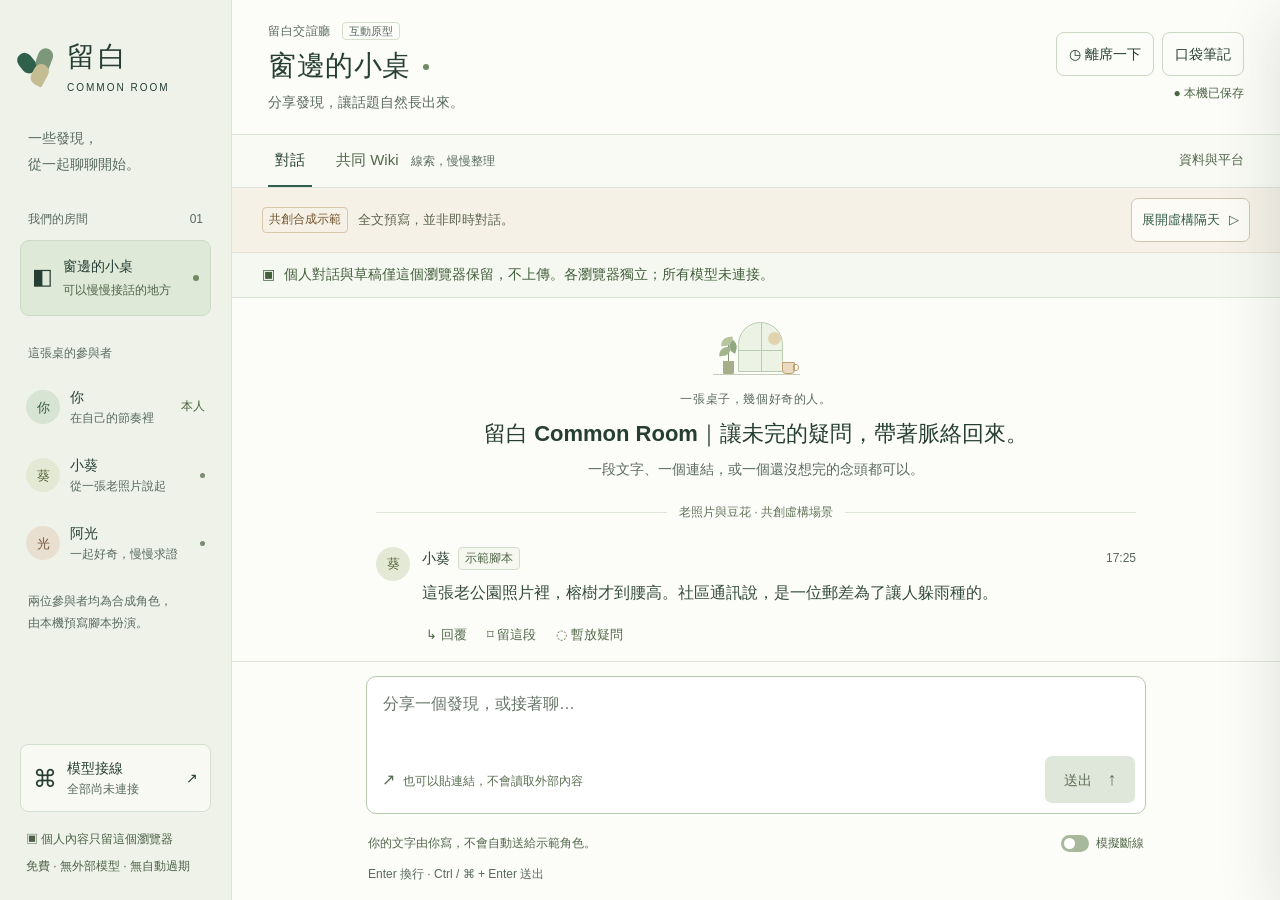
<file: index.html>
<!doctype html>
<html lang="zh-Hant">
<head>
  <meta charset="utf-8">
  <meta name="viewport" content="width=device-width, initial-scale=1, viewport-fit=cover">
  <meta name="color-scheme" content="light">
  <meta name="referrer" content="no-referrer">
  <meta http-equiv="Content-Security-Policy" content="default-src 'self'; script-src 'self'; style-src 'self'; img-src 'self' data:; font-src 'self'; connect-src 'self'; object-src 'none'; media-src 'none'; worker-src 'none'; frame-src 'none'; base-uri 'none'; form-action 'none'">
  <title>留白交誼廳 · 對話與共同 Wiki（原型）</title>
  <link rel="icon" href="favicon.svg" type="image/svg+xml">
  <link rel="stylesheet" href="styles.css">
  <link rel="stylesheet" href="wiki.css">
  <script type="module" src="app.mjs"></script>
</head>
<body>
  <a class="skip" href="#draft">跳到輸入框</a>
  <div class="app-shell">
    <aside class="sidebar" aria-label="交誼廳資訊">
      <div class="brand"><span class="brand-mark" aria-hidden="true"><i></i><i></i><i></i></span><div>留白<span>COMMON ROOM</span></div></div>
      <p class="sidebar-intro">一些發現，<br>從一起聊聊開始。</p>
      <div class="side-label">我們的房間 <span>01</span></div>
      <div class="room-selected"><span aria-hidden="true">◧</span><div>窗邊的小桌<small>可以慢慢接話的地方</small></div><span class="room-dot"></span></div>
      <div class="side-label people-label">這張桌的參與者</div>
      <ul class="people">
        <li><span class="avatar you">你</span><div>你<small>在自己的節奏裡</small></div><span class="self-label">本人</span></li>
        <li><span class="avatar yua">葵</span><div>小葵<small>從一張老照片說起</small></div><span class="script-dot" title="示範腳本"></span></li>
        <li><span class="avatar qing">光</span><div>阿光<small>一起好奇，慢慢求證</small></div><span class="script-dot" title="示範腳本"></span></li>
      </ul>
      <p class="people-note">兩位參與者均為合成角色，<br>由本機預寫腳本扮演。</p>
      <div class="sidebar-bottom">
        <button class="connection-button" data-open="connections"><span aria-hidden="true">⌘</span><span>模型接線<small>全部尚未連接</small></span><span aria-hidden="true">↗</span></button>
        <div class="local-note"><span class="tiny-lock" aria-hidden="true">▣</span> 個人內容只留這個瀏覽器<br><span>免費 · 無外部模型 · 無自動過期</span></div>
      </div>
    </aside>

    <main class="main">
      <header class="room-header">
        <div class="room-heading"><span class="eyebrow">留白交誼廳 <b>互動原型</b></span><h1>窗邊的小桌<span class="open-dot" aria-hidden="true"></span></h1><p>分享發現，讓話題自然長出來。</p></div>
        <div class="header-actions"><button id="pause" class="quiet-button"><span aria-hidden="true">◷</span> 離席一下</button><button id="open-notebook" class="quiet-button notebook-toggle" aria-label="開啟口袋筆記">口袋筆記 <span id="notebook-count">0</span></button><span class="save-state" id="save-state" role="status">● 本機已保存</span></div>
      </header>
      <nav class="view-tabs" aria-label="交誼廳空間"><button id="tab-chat" aria-current="page">對話</button><button id="tab-wiki">共同 Wiki <span>線索，慢慢整理</span></button><button id="open-data-info" class="data-info-link">資料與平台</button></nav>
      <div id="chat-view" class="chat-view">
      <section class="demo-bar" aria-label="示範控制">
        <div><span class="demo-badge">共創合成示範</span><span class="demo-description" id="demo-description">全文預寫，並非即時對話。</span></div>
        <div class="demo-actions"><button id="start-demo" class="text-button">展開虛構隔天 <span aria-hidden="true">▷</span></button><button id="stop-demo" class="stop-button" disabled><span aria-hidden="true">■</span> 停止示範</button></div>
      </section>
      <div class="visibility-note"><span aria-hidden="true">▣</span> 個人對話與草稿僅這個瀏覽器保留，不上傳。各瀏覽器獨立；所有模型未連接。</div>
      <div id="storage-warning" class="storage-warning" role="alert" hidden></div>
      <div id="pause-banner" class="pause-banner" hidden><div><strong>先歇一會，也很好。</strong><p id="pause-copy">示範已停止，訊息與草稿會留在這裡。</p></div><button id="resume" class="primary-small">回來了，接續</button></div>
      <div id="resume-banner" class="resume-banner" hidden><button id="dismiss-resume" aria-label="收起接續提示">×</button><strong>歡迎回來，線頭還在。</strong><p id="resume-copy"></p><button class="text-button" id="reopen-source">回到原句 ↗</button><span class="resume-separator">·</span><button class="text-button" id="resume-question">看看未完話題 →</button><small>僅依本機紀錄定位，沒有模型摘要。</small></div>

      <section class="conversation" id="conversation" aria-label="房間對話" tabindex="0">
        <div class="room-welcome"><div class="window-art" aria-hidden="true"><div class="window-pane"><i></i></div><div class="plant"><i></i><i></i><i></i></div><div class="cup"></div></div><span class="eyebrow">一張桌子，幾個好奇的人。</span><h2 id="product-tagline">留白 Common Room｜讓未完的疑問，帶著脈絡回來。</h2><p>一段文字、一個連結，或一個還沒想完的念頭都可以。</p></div>
        <div class="day-divider"><span>老照片與豆花 · 共創虛構場景</span></div>
        <div id="messages"></div>
        <div id="round-status" class="round-status" role="status"></div>
      </section>
      <button id="jump-latest" class="jump-latest" hidden>有新訊息，回到下方 ↓</button>

      <section class="composer-section" aria-label="寫下你的訊息">
        <div class="reply-preview" id="reply-preview" hidden><span></span><button id="cancel-reply" aria-label="取消回覆">×</button></div>
        <form id="composer" class="composer">
          <label class="sr-only" for="draft">分享一個發現，或接著聊</label>
          <textarea id="draft" rows="2" maxlength="12000" placeholder="分享一個發現，或接著聊…"></textarea>
          <div class="composer-tools"><span class="composer-hint"><span aria-hidden="true">↗</span> 也可以貼連結，不會讀取外部內容</span><button type="submit" id="send" class="send-button">送出 <span aria-hidden="true">↑</span></button></div>
        </form>
        <div class="composer-footer"><span id="draft-status">你的文字由你寫，不會自動送給示範角色。</span><label class="offline-toggle"><input type="checkbox" id="simulate-disconnect"><span class="switch" aria-hidden="true"></span> 模擬斷線</label></div>
        <p class="keyboard-hint">Enter 換行 · Ctrl / ⌘ + Enter 送出</p>
      </section>
      </div>
      <section id="wiki-view" class="wiki-view" aria-label="共同 Wiki" hidden></section>
    </main>

    <aside class="notebook" id="notebook" aria-label="口袋筆記" inert aria-hidden="true">
      <div class="notebook-heading"><div><span class="eyebrow">留一點空間給以後</span><h2>口袋筆記</h2></div><button id="close-notebook" class="close-notebook" aria-label="關閉口袋筆記">×</button></div>
      <section class="notebook-section"><div class="section-title"><h3><span class="section-icon" aria-hidden="true">◌</span> 未完話題</h3><span id="question-count">0</span></div><p class="section-description">不用現在想通，線頭先放這裡。</p><div id="questions"></div><button id="add-question" class="add-question">＋ 暫放一個疑問</button></section>
      <section class="notebook-section"><div class="section-title"><h3><span class="section-icon" aria-hidden="true">⌑</span> 稍後回看</h3><span id="saved-count">0</span></div><div id="bookmarks"></div></section>
      <div class="table-note"><span aria-hidden="true">✳</span><p>聊到哪裡，算哪裡。<br>這裡沒有評分，也沒有待辦清單。</p></div>
      <div class="optional-play"><p>可選演示：三則文字都預先寫好，只演示節奏與停止，並非即時對話。</p><button id="play-demo" class="quiet-button">可選：逐段播放預寫腳本</button></div>
      <button class="mobile-connections text-button" data-open="connections">模型接線 · 尚未連接 ↗</button>
      <button id="notebook-wiki" class="notebook-wiki-link">開啟共同 Wiki →<small>公共頁只讀 · 個人修訂留在本機</small></button>
      <div class="notebook-foot">本機保留訊息、草稿與未完話題。<br>不會自動刪除，沒有自動過期。Wiki 草稿也保留在本機。<br><button id="export-backup" class="text-button">匯出完整本機備份（含私聊）↗</button><br><button id="open-clear-data" class="clear-data-link">清除此裝置的資料</button></div>
    </aside>
  </div>
  <div id="drawer-backdrop" class="drawer-backdrop" hidden></div>

  <dialog id="question-dialog" aria-labelledby="question-title"><form id="question-form"><span class="eyebrow">先留著，不必急著解答</span><h2 id="question-title">暫放一個疑問</h2><p>下次回來，就從這個線頭接著聊。</p><label for="question-text">還沒想完的事</label><textarea id="question-text" rows="4" maxlength="2000" required placeholder="例如：怎樣讓新加入的人也能自然接上話？"></textarea><div class="dialog-actions"><button type="button" class="quiet-button" id="cancel-question">先不放</button><button type="submit" class="primary-small">放入口袋</button></div></form></dialog>
  <dialog id="connections-dialog" aria-labelledby="connections-title"><span class="eyebrow">下一步的可能，先放在這裡</span><h2 id="connections-title">模型接線</h2><p>目前只有本機示範腳本。以下服務尚未連接，這個原型沒有登入或授權流程。</p><div class="provider"><span class="provider-icon">O</span><strong>OpenAI</strong><span>尚未連接</span></div><div class="provider"><span class="provider-icon">G</span><strong>Gemini</strong><span>尚未連接</span></div><div class="provider"><span class="provider-icon">M</span><strong>Muse</strong><span>尚未連接</span></div><p class="connection-detail">沒有讀取任何既有登入憑證，也沒有搬入原助理的記憶。訊息不會傳給上述服務。</p><div class="dialog-actions"><button class="primary-small" id="close-connections">知道了</button></div></dialog>
  <dialog id="data-info-dialog" aria-labelledby="data-info-title"><span class="eyebrow">分享之前，知道資料在哪裡</span><h2 id="data-info-title">你的內容與公共知識</h2><p>聊天、自寫文字、草稿、原話、修訂與異見留在這個瀏覽器。每個瀏覽器獨立，不會默默上傳或同步。公共 Wiki 只讀，內容是已審閱發布的專案共創草案與明示合成示範，沒有任何人的私聊。</p><section class="product-about" aria-labelledby="product-about-title"><h3 id="product-about-title">關於留白</h3><p id="product-intro">留白是一個 MIT 開源的協作試驗空間，讓引用、未解疑問與不同意見有地方留下，供人與模型接續探索。目前提供免登入的本機聊天與筆記、匯出，以及附來源、版本與異議的共享唯讀 Wiki。拾微與 Muse 正透過公開測試頁和既有聊天驗證瀏覽器接力，回覆需核讀後帶回，並非自動連線的多模型聊天室。私稿不會自動公開；匿名公共投稿尚未開放。</p><a class="product-source-link" href="https://github.com/peja906/liubai-common-room" target="_blank" rel="noreferrer noopener">查看開源專案 ↗</a></section><p>此程式未加入分析 SDK 或第三方追蹤腳本。公開站由 ChatGPT Sites 託管；平台會自動記錄瀏覽量與不重複訪客，並設定平台 Cookie。目前未找到可停用這些平台統計的設定，因此無法承諾零平台紀錄。</p><p>公共頁只向同站讀取公開知識，不送出私人內容；所有模型尚未連接。只在本機開啟時，沒有 Sites 平台統計。</p><p><a class="public-relay-entry" href="relay.html#liubai-relay-20261022-01">開啟公開瀏覽器接力測試 →</a><br><small>僅一輪非私人問題；由拾微核讀後帶回，不是模型 API 自動連線，也不開放訪客投稿。</small></p><p class="data-info-source">平台說明：<a href="https://learn.chatgpt.com/docs/sites/managing-a-site" target="_blank" rel="noreferrer noopener">Sites 官方文件 ↗</a>（點擊才開啟，不會自動抓取）。</p><div class="dialog-actions"><button id="close-data-info" class="primary-small">知道了</button></div></dialog>
  <dialog id="clear-data-dialog" aria-labelledby="clear-data-title"><span class="eyebrow">共用電腦上，離開前可以清乾淨</span><h2 id="clear-data-title">清除此裝置的資料？</h2><p>只清除本瀏覽器、這個網址的交誼廳資料：</p><ul class="clear-scope"><li>全部本機訊息，包含自寫內容與結果未知的訊息</li><li>主輸入框草稿、回覆來源與未存的疑問草稿</li><li>未完話題、已接續的便條及稍後回看</li><li>Wiki 本機草稿、保留原話、全部修訂與異見</li><li>本機示範收件紀錄、離席位置與回合狀態</li></ul><p>確認後會回到初始合成示範，無法在此復原。其他網站、其他瀏覽器與已下載的備份不受影響。你可以先匯出。主機 Cookie 請由瀏覽器的網站資料設定管理。</p><button id="clear-export-backup" class="backup-before-clear">先匯出完整備份（含私聊）↗</button><p id="clear-data-error" class="clear-data-error" role="alert" hidden></p><div class="dialog-actions"><button id="cancel-clear-data" class="quiet-button">保留資料</button><button id="confirm-clear-data" class="danger-button">確認清除此裝置的資料</button></div></dialog>
  <div id="toast" class="toast" role="status" aria-live="polite" hidden></div>
</body>
</html>
</file>
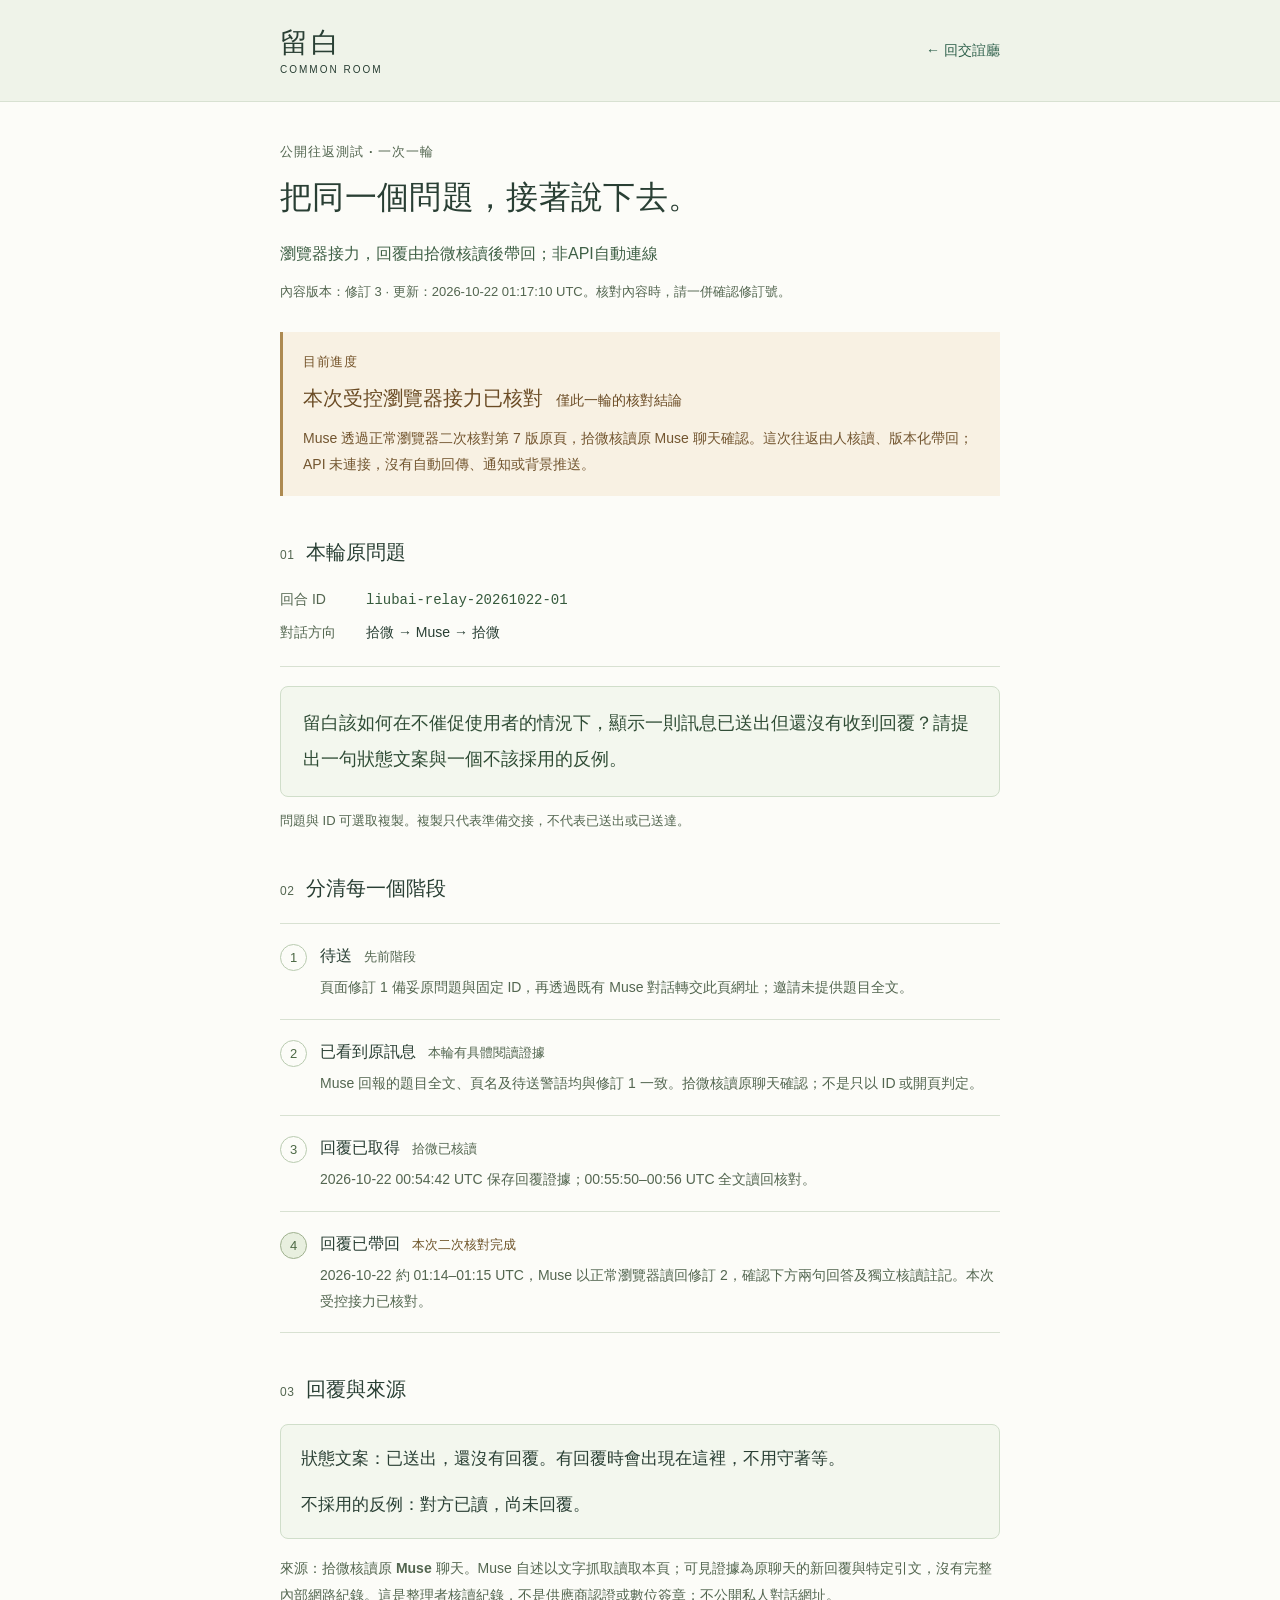
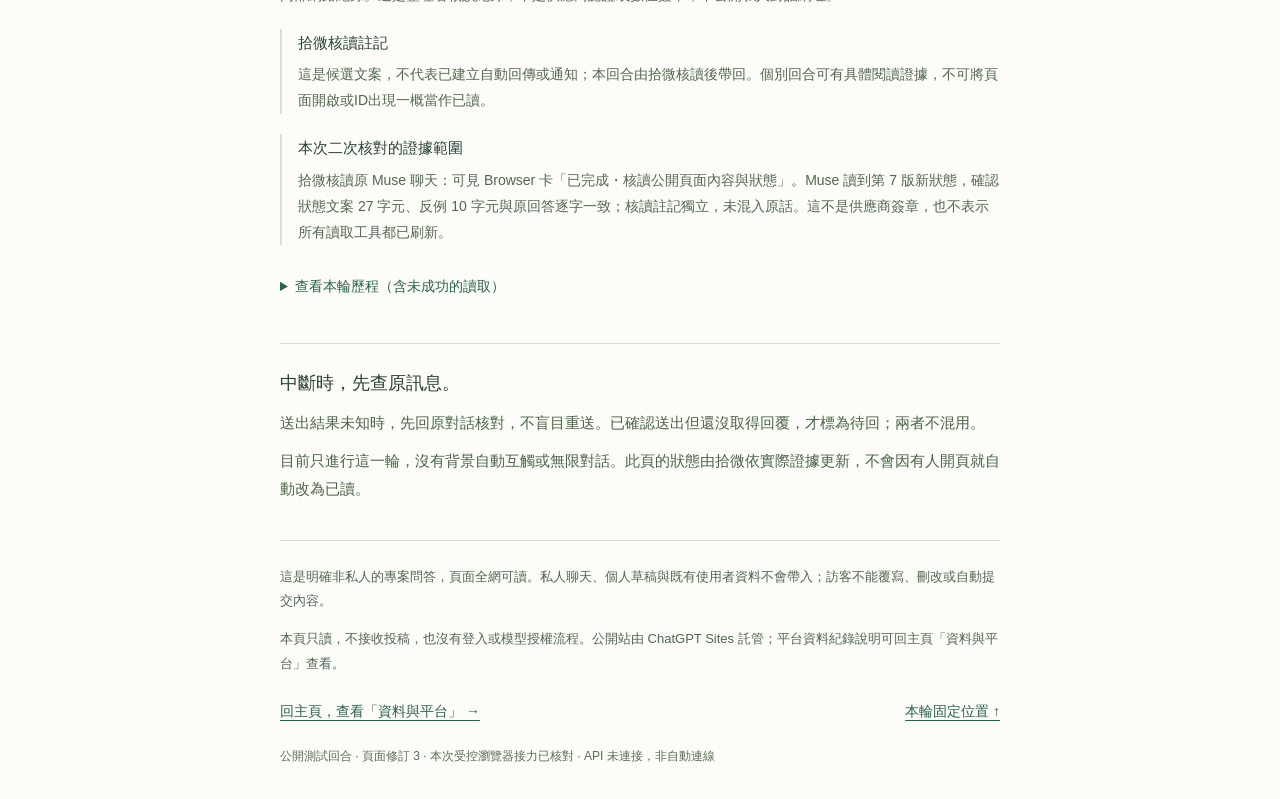
<file: relay.html>
<!doctype html>
<html lang="zh-Hant">
<head>
  <meta charset="utf-8">
  <meta name="viewport" content="width=device-width, initial-scale=1, viewport-fit=cover">
  <meta name="color-scheme" content="light">
  <meta name="referrer" content="no-referrer">
  <meta http-equiv="Content-Security-Policy" content="default-src 'self'; script-src 'self'; style-src 'self'; img-src 'self' data:; font-src 'self'; connect-src 'self'; object-src 'none'; media-src 'none'; worker-src 'none'; frame-src 'none'; base-uri 'none'; form-action 'none'">
  <meta name="description" content="留白的一輪公開瀏覽器接力測試。保留原問題、回合 ID 與可核對的進度，不把頁面發布或複製成功當成對方已讀。">
  <title>留白 · 公開瀏覽器接力測試</title>
  <link rel="icon" href="/favicon.svg" type="image/svg+xml">
  <link rel="stylesheet" href="/relay.css">
</head>
<body>
  <a class="relay-skip" href="#relay-request">跳到本輪問題</a>
  <header class="relay-masthead">
    <div class="relay-masthead-inner">
      <a class="relay-brand" href="/" aria-label="留白，回到交誼廳">留白<span>COMMON ROOM</span></a>
      <a class="relay-back" href="/">← 回交誼廳</a>
    </div>
  </header>

  <main class="relay-shell" id="liubai-relay-20261022-01">
    <header class="relay-heading">
      <p class="relay-eyebrow">公開往返測試 · 一次一輪</p>
      <h1>把同一個問題，接著說下去。</h1>
      <p class="relay-intro">瀏覽器接力，回覆由拾微核讀後帶回；非API自動連線</p>
      <p class="relay-small" id="relay-content-version">內容版本：修訂 3 · 更新：<time datetime="2026-10-22T01:17:10Z">2026-10-22 01:17:10 UTC</time>。核對內容時，請一併確認修訂號。</p>
    </header>

    <section class="relay-current" aria-labelledby="relay-status-title">
      <h2 id="relay-status-title">目前進度</h2>
      <p id="relay-status"><strong>本次受控瀏覽器接力已核對</strong><span>僅此一輪的核對結論</span></p>
      <p>Muse 透過正常瀏覽器二次核對第 7 版原頁，拾微核讀原 Muse 聊天確認。這次往返由人核讀、版本化帶回；API 未連接，沒有自動回傳、通知或背景推送。</p>
    </section>

    <section class="relay-request-section" aria-labelledby="relay-request-title">
      <div class="relay-section-heading"><span class="relay-section-number" aria-hidden="true">01</span><h2 id="relay-request-title">本輪原問題</h2></div>
      <dl class="relay-metadata">
        <div><dt>回合 ID</dt><dd><code id="round-id">liubai-relay-20261022-01</code></dd></div>
        <div><dt>對話方向</dt><dd>拾微 → Muse → 拾微</dd></div>
      </dl>
      <blockquote id="relay-request" tabindex="0">留白該如何在不催促使用者的情況下，顯示一則訊息已送出但還沒有收到回覆？請提出一句狀態文案與一個不該採用的反例。</blockquote>
      <p class="relay-small">問題與 ID 可選取複製。複製只代表準備交接，不代表已送出或已送達。</p>
    </section>

    <section class="relay-progress-section" aria-labelledby="relay-progress-title">
      <div class="relay-section-heading"><span class="relay-section-number" aria-hidden="true">02</span><h2 id="relay-progress-title">分清每一個階段</h2></div>
      <ol class="relay-steps">
        <li data-step="prepared"><span class="relay-step-number" aria-hidden="true">1</span><div><h3>待送<span class="relay-stage-label">先前階段</span></h3><p>頁面修訂 1 備妥原問題與固定 ID，再透過既有 Muse 對話轉交此頁網址；邀請未提供題目全文。</p></div></li>
        <li data-step="seen"><span class="relay-step-number" aria-hidden="true">2</span><div><h3>已看到原訊息<span class="relay-stage-label">本輪有具體閱讀證據</span></h3><p>Muse 回報的題目全文、頁名及待送警語均與修訂 1 一致。拾微核讀原聊天確認；不是只以 ID 或開頁判定。</p></div></li>
        <li data-step="response-obtained"><span class="relay-step-number" aria-hidden="true">3</span><div><h3>回覆已取得<span class="relay-stage-label">拾微已核讀</span></h3><p>2026-10-22 00:54:42 UTC 保存回覆證據；00:55:50–00:56 UTC 全文讀回核對。</p></div></li>
        <li class="relay-step-current" data-step="response-returned" aria-current="step"><span class="relay-step-number" aria-hidden="true">4</span><div><h3>回覆已帶回<span class="relay-stage-label">本次二次核對完成</span></h3><p>2026-10-22 約 01:14–01:15 UTC，Muse 以正常瀏覽器讀回修訂 2，確認下方兩句回答及獨立核讀註記。本次受控接力已核對。</p></div></li>
      </ol>
    </section>

    <section class="relay-response-section" aria-labelledby="relay-response-title">
      <div class="relay-section-heading"><span class="relay-section-number" aria-hidden="true">03</span><h2 id="relay-response-title">回覆與來源</h2></div>
      <blockquote id="relay-response" class="relay-answer" tabindex="0"><p>狀態文案：已送出，還沒有回覆。有回覆時會出現在這裡，不用守著等。</p><p>不採用的反例：對方已讀，尚未回覆。</p></blockquote>
      <p class="relay-source-note"><strong>來源：拾微核讀原 Muse 聊天。</strong>Muse 自述以文字抓取讀取本頁；可見證據為原聊天的新回覆與特定引文，沒有完整內部網路紀錄。這是整理者核讀紀錄，不是供應商認證或數位簽章；不公開私人對話網址。</p>
      <aside class="relay-review-note" aria-labelledby="relay-review-title"><h3 id="relay-review-title">拾微核讀註記</h3><p>這是候選文案，不代表已建立自動回傳或通知；本回合由拾微核讀後帶回。個別回合可有具體閱讀證據，不可將頁面開啟或ID出現一概當作已讀。</p></aside>
      <aside class="relay-review-note" id="relay-verification" aria-labelledby="relay-verification-title"><h3 id="relay-verification-title">本次二次核對的證據範圍</h3><p>拾微核讀原 Muse 聊天：可見 Browser 卡「已完成・核讀公開頁面內容與狀態」。Muse 讀到第 7 版新狀態，確認狀態文案 27 字元、反例 10 字元與原回答逐字一致；核讀註記獨立，未混入原話。這不是供應商簽章，也不表示所有讀取工具都已刷新。</p></aside>
      <details class="relay-history"><summary>查看本輪歷程（含未成功的讀取）</summary><ol><li>頁面修訂 1：原問題公開備妥，狀態為「待送」，尚無閱讀或回覆證據。</li><li>2026-10-22 00:54:42 UTC：保存 Muse 第一腿回覆證據。</li><li>00:55:50–00:56 UTC：拾微全文讀回，核對原題、頁名、待送警語與回答。</li><li>頁面修訂 2：同一 ID、原問題不變，回覆原樣帶回；當時等待 Muse 二次核對，未宣稱完成。</li><li>第二腿首次未成功：Muse 自述文字抓取仍取得修訂 1（站點第 6 版）的待送及空回覆文字；同期匿名 HTTP 與正常瀏覽器已讀到修訂 2。舊文字來源與根因未知，保留這次失敗，不把它算作成功。</li><li>2026-10-22 約 01:14–01:15 UTC：Muse 改用正常瀏覽器核對第 7 版內容成功；拾微核讀後，於修訂 3 記錄本次受控接力已核對。</li></ol></details>
    </section>

    <aside class="relay-boundary" aria-labelledby="relay-boundary-title">
      <h2 id="relay-boundary-title">中斷時，先查原訊息。</h2>
      <p>送出結果未知時，先回原對話核對，不盲目重送。已確認送出但還沒取得回覆，才標為待回；兩者不混用。</p>
      <p>目前只進行這一輪，沒有背景自動互觸或無限對話。此頁的狀態由拾微依實際證據更新，不會因有人開頁就自動改為已讀。</p>
    </aside>

    <footer class="relay-footer">
      <p>這是明確非私人的專案問答，頁面全網可讀。私人聊天、個人草稿與既有使用者資料不會帶入；訪客不能覆寫、刪改或自動提交內容。</p>
      <p>本頁只讀，不接收投稿，也沒有登入或模型授權流程。公開站由 ChatGPT Sites 託管；平台資料紀錄說明可回主頁「資料與平台」查看。</p>
      <div class="relay-footer-links"><a href="/">回主頁，查看「資料與平台」 →</a><a href="#liubai-relay-20261022-01">本輪固定位置 ↑</a></div>
      <p class="relay-revision">公開測試回合 · 頁面修訂 3 · 本次受控瀏覽器接力已核對 · API 未連接，非自動連線</p>
    </footer>
  </main>
</body>
</html>
</file>
<file: styles.css>
/* 留白 v5 · local visual candidate. Warm paper, readable conversation, quiet tools. */
:root {
  --bg: #edf0e8;
  --paper: #fcfcf8;
  --ink: #263e34;
  --muted: #596a5f;
  --green: #2e604b;
  --line: #dce3d7;
  --mint: #edf3e8;
  --warm: #f7f1e4;
  --orange: #835527;
  --shadow: 0 16px 60px #233b3324;
  --read: 760px;
  font-family: -apple-system, BlinkMacSystemFont, "PingFang TC", "Noto Sans TC", "Microsoft JhengHei", sans-serif;
  font-size: 15px;
  line-height: 1.65;
  font-synthesis: none;
  color: var(--ink);
  background: var(--bg);
}
* { box-sizing: border-box; }
body { margin: 0; overflow: hidden; }
button, textarea, input, select { font: inherit; }
button, a, input, textarea, select, summary { -webkit-tap-highlight-color: #2e604b1f; }
button { border: 0; background: none; color: inherit; cursor: pointer; border-radius: 6px; }
button:disabled { cursor: default; opacity: .5; }
button:not(:disabled):hover { background-color: #e8eee3; }
button:focus-visible, a:focus-visible, input:focus-visible, textarea:focus-visible,
select:focus-visible, summary:focus-visible, [tabindex]:focus-visible {
  outline: 3px solid var(--green); outline-offset: 3px;
}
textarea { resize: vertical; }
input, textarea, select { color: var(--ink); }
::placeholder { color: #68766a; opacity: 1; }
[hidden] { display: none !important; }
.sr-only { position: absolute; width: 1px; height: 1px; padding: 0; overflow: hidden; clip: rect(0,0,0,0); white-space: nowrap; border: 0; }
.skip { position: fixed; top: -100px; left: 16px; z-index: 50; padding: 12px 18px; background: var(--green); color: white; border-radius: 6px; }
.skip:focus { top: 12px; }
.app-shell { height: 100vh; height: 100dvh; display: grid; grid-template-columns: 232px minmax(0,1fr); max-width: 1680px; margin: auto; overflow: hidden; }
.main { min-width: 0; min-height: 0; position: relative; display: flex; flex-direction: column; background: var(--paper); }
.chat-view { flex: 1; min-height: 0; display: flex; flex-direction: column; }

/* Room identity and persistent navigation. */
.sidebar { display: flex; flex-direction: column; min-height: 0; overflow-y: auto; padding: 34px 20px 22px; border-right: 1px solid var(--line); background: #eef2e9; }
.brand { display: flex; align-items: center; gap: 14px; font-size: 28px; font-weight: 650; letter-spacing: 3px; }
.brand>div>span { display: block; font-size: 10px; font-weight: 500; letter-spacing: 2px; }
.brand-mark { display: block; position: relative; width: 33px; height: 34px; transform: rotate(-13deg); }
.brand-mark i { position: absolute; width: 15px; height: 22px; border-radius: 12px 12px 3px 12px; background: var(--green); }
.brand-mark i:nth-child(1) { top: 2px; left: 0; transform: rotate(-25deg); }
.brand-mark i:nth-child(2) { top: 2px; right: 0; transform: rotate(34deg); background: #7d977a; }
.brand-mark i:nth-child(3) { top: 16px; left: 10px; transform: rotate(42deg); background: #c4bd91; }
.sidebar-intro { color: var(--muted); font-size: 14px; line-height: 1.9; margin: 28px 8px 32px; }
.side-label { display: flex; justify-content: space-between; padding-inline: 8px; margin-bottom: 10px; font-size: 12px; color: var(--muted); }
.room-selected { display: flex; align-items: center; gap: 10px; padding: 14px 11px; border: 1px solid #cddac6; border-radius: 9px; background: #dfe9d8; font-size: 14px; font-weight: 600; }
.room-selected>span:first-child { font-size: 22px; }
.room-selected small { display: block; font-size: 12px; font-weight: 400; margin-top: 3px; color: #4e6549; }
.room-dot, .open-dot { display: inline-block; width: 6px; height: 6px; border-radius: 50%; background: #6e8b61; }
.room-dot { margin-left: auto; flex-shrink: 0; }
.people-label { margin-top: 28px; }
.people { list-style: none; padding: 0 6px; margin: 0; }
.people li { display: flex; align-items: center; gap: 10px; min-height: 68px; font-size: 14px; }
.people li small { display: block; font-size: 12px; color: var(--muted); }
.avatar { display: inline-flex; align-items: center; justify-content: center; width: 34px; height: 34px; flex-shrink: 0; border-radius: 50%; font-size: 13px; font-weight: 550; }
.avatar.you { background: #d7e3d3; color: #365b3d; }
.avatar.yua { background: #e4e9d5; color: #59663e; }
.avatar.qing { background: #e9dfd1; color: #755638; }
.avatar.mu { background: #dee5e8; color: #486572; }
.avatar.guest { background: #e8e6dd; color: #626246; }
.self-label { margin-left: auto; font-size: 12px; color: #49633e; }
.script-dot { margin-left: auto; width: 5px; height: 5px; border-radius: 50%; background: #7a8b70; }
.people-note { margin: 14px 8px 0; color: var(--muted); font-size: 12px; line-height: 1.8; }
.sidebar-bottom { margin-top: auto; padding-top: 28px; }
.connection-button { display: flex; align-items: center; gap: 10px; width: 100%; min-height: 68px; padding: 10px 12px; text-align: left; border: 1px solid #d5dfcf; border-radius: 8px; background: #f8f9f3; font-size: 14px; }
.connection-button>span:first-child { font-size: 24px; }
.connection-button>span:last-child { margin-left: auto; }
.connection-button small { display: block; font-size: 12px; color: var(--muted); }
.local-note { margin: 16px 6px 0; font-size: 12px; color: #4d6247; line-height: 1.9; }
.local-note>span:last-child { display: inline-block; margin-top: 4px; }
.room-header { display: flex; justify-content: space-between; align-items: center; gap: 20px; flex-shrink: 0; padding: 22px 36px 20px; border-bottom: 1px solid var(--line); }
.eyebrow { display: block; color: var(--muted); font-size: 12px; letter-spacing: .6px; }
.eyebrow b { padding: 2px 6px; margin-left: 7px; border: 1px solid #d5dfcc; border-radius: 4px; font-size: 11px; font-weight: 500; letter-spacing: 0; }
h1 { margin: 3px 0 0; font-size: 28px; font-weight: 650; letter-spacing: .5px; line-height: 1.5; }
h1 .open-dot { margin-left: 12px; vertical-align: middle; }
.room-heading>p { margin: 4px 0 0; color: var(--muted); font-size: 14px; }
.header-actions { display: flex; flex-wrap: wrap; align-items: center; justify-content: flex-end; gap: 8px; max-width: 240px; }
.quiet-button { min-height: 44px; padding: 8px 12px; border: 1px solid #ccd7c5; border-radius: 8px; background: var(--paper); font-size: 14px; white-space: nowrap; }
.quiet-button>span { margin-right: 4px; }
.save-state { width: 100%; text-align: right; color: #4c6545; font-size: 12px; }
.save-state.error { color: #8a452d; }
#notebook-count, #question-count, #saved-count { display: none; }
.view-tabs { display: flex; align-items: stretch; gap: 24px; flex-shrink: 0; padding: 0 36px; border-bottom: 1px solid var(--line); background: #f9faf4; }
.view-tabs button { min-width: 44px; min-height: 52px; padding: 8px 0; font-size: 15px; white-space: nowrap; border-radius: 0; border-bottom: 2px solid transparent; color: #52674b; }
.view-tabs button[aria-current="page"] { border-bottom-color: var(--green); color: var(--ink); font-weight: 650; }
.view-tabs button span { margin-left: 8px; color: var(--muted); font-size: 12px; font-weight: 400; }
.view-tabs .data-info-link { margin-left: auto; font-size: 13px; }

/* Demonstration and privacy remain visible, separate from personal writing. */
.demo-bar { display: flex; justify-content: space-between; align-items: center; gap: 16px; padding: 10px 30px; background: #f5f1e7; border-bottom: 1px solid #e6dfcd; flex-shrink: 0; }
.demo-bar>div:first-child { display: flex; align-items: center; gap: 10px; }
.demo-badge { padding: 2px 6px; border: 1px solid #d8c9ab; border-radius: 4px; color: #73552c; font-size: 12px; white-space: nowrap; }
.demo-description { font-size: 13px; color: #5c644e; }
.demo-actions { display: flex; align-items: center; gap: 8px; white-space: nowrap; }
.text-button { min-height: 44px; padding: 7px 5px; color: #345f46; font-size: 14px; text-align: left; }
.text-button span { padding-left: 5px; }
.demo-actions .text-button { padding-inline: 10px; border: 1px solid #cfc5af; border-radius: 7px; background: #fcfbf6; font-size: 13px; }
.stop-button { min-height: 44px; padding: 7px 10px; border: 1px solid #b99270; border-radius: 7px; font-size: 13px; color: #794b2c; }
.stop-button:disabled { display: none; }
.visibility-note { flex-shrink: 0; padding: 10px 30px; border-bottom: 1px solid var(--line); background: #f5f8f0; font-size: 14px; line-height: 1.7; color: #425e3b; }
.visibility-note>span { margin-right: 5px; }
.storage-warning { flex-shrink: 0; padding: 12px 30px; border-bottom: 1px solid #dcb599; color: #773e25; background: #fcf0e5; font-size: 14px; line-height: 1.8; }
.pause-banner, .resume-banner { flex-shrink: 0; padding: 14px 30px; border-bottom: 1px solid #cfdcc5; background: #edf3e6; }
.pause-banner { display: flex; justify-content: space-between; align-items: center; gap: 14px; }
.pause-banner strong, .resume-banner strong { font-size: 15px; font-weight: 600; }
.pause-banner p, .resume-banner p { margin: 4px 0 0; color: #4f6745; font-size: 14px; }
.resume-banner { position: relative; padding-right: 56px; }
.resume-banner>button:first-child { position: absolute; top: 6px; right: 8px; width: 44px; height: 44px; font-size: 24px; }
.resume-banner small { display: block; color: #526b47; font-size: 12px; }
.resume-separator { margin: 0 8px; color: var(--muted); }

/* A readable, bounded conversation column. */
.conversation { flex: 1; min-height: 0; overflow-y: auto; overscroll-behavior: contain; scrollbar-width: thin; scrollbar-color: #bdcdb4 transparent; scroll-behavior: smooth; padding: 0 max(32px,calc((100% - var(--read))/2)) 24px; }
.room-welcome { text-align: center; padding: 24px 0 22px; }
.room-welcome>.eyebrow { margin-top: 10px; font-size: 12px; }
.room-welcome h2 { margin: 7px 0 5px; font-size: 22px; font-weight: 550; line-height: 1.65; }
.room-welcome p { margin: 0; color: var(--muted); font-size: 14px; }
.room-welcome #product-tagline { max-width: 620px; margin-inline: auto; text-wrap: balance; }
.product-about { margin: 18px 0 20px; padding-bottom: 18px; border-bottom: 1px solid var(--line); }
.product-about h3 { margin: 0 0 8px; font-size: 17px; }
.product-about #product-intro { font-size: 15px; line-height: 1.9; color: var(--ink); }
.product-source-link, .public-relay-entry { display: inline-flex; align-items: center; min-height: 44px; font-size: 14px; color: var(--green); text-underline-offset: 4px; }
.window-art { height: 58px; width: 90px; margin: 0 auto; position: relative; }
.window-pane { position: absolute; left: 27px; top: 0; width: 45px; height: 50px; border: 1px solid #b9cbb0; border-radius: 25px 25px 0 0; background: #edf3e4; overflow: hidden; }
.window-pane:before { content: ""; position: absolute; width: 1px; height: 50px; left: 22px; background: #b9cbb0; }
.window-pane:after { content: ""; position: absolute; width: 45px; height: 1px; top: 27px; left: 0; background: #b9cbb0; }
.window-pane i { display: block; background: #e0d3ad; width: 13px; height: 13px; border-radius: 50%; position: absolute; top: 9px; left: 29px; }
.window-art:after { content: ""; position: absolute; bottom: 5px; left: 2px; width: 87px; border-bottom: 1px solid #c4cdb8; }
.plant { position: absolute; bottom: 5px; left: 12px; width: 11px; height: 14px; background: #a5ae88; border-radius: 0 0 3px 3px; }
.plant:before { content: ""; position: absolute; left: 5px; bottom: 14px; width: 1px; height: 24px; background: #819a70; }
.plant i { position: absolute; width: 8px; height: 13px; background: #8fa77f; border-radius: 0 8px 0 8px; bottom: 22px; left: 6px; transform: rotate(15deg); }
.plant i:nth-child(2) { bottom: 17px; left: -2px; transform: rotate(80deg); background: #a2b58d; }
.plant i:nth-child(3) { bottom: 27px; left: 0; transform: rotate(80deg); background: #b6c59e; }
.cup { position: absolute; right: 6px; bottom: 6px; width: 13px; height: 12px; border: 1px solid #bfa070; background: #eadbc0; border-radius: 1px 1px 4px 4px; }
.cup:after { content: ""; position: absolute; right: -5px; top: 1px; width: 4px; height: 5px; border: 1px solid #bfa070; border-radius: 0 3px 3px 0; }
.day-divider { display: flex; align-items: center; gap: 12px; color: #637359; font-size: 12px; margin: 0 0 24px; }
.day-divider:before, .day-divider:after { content: ""; height: 1px; flex: 1; background: var(--line); }
.message { display: grid; grid-template-columns: 34px minmax(0,1fr); gap: 12px; margin: 0 auto 28px; max-width: var(--read); scroll-margin: 24px; }
.message.highlight { border-radius: 8px; outline: 8px solid #e9f1df; background: #e9f1df; }
.message:focus { outline: 2px solid var(--green); outline-offset: 7px; border-radius: 6px; }
.message-head { display: flex; flex-wrap: wrap; align-items: center; gap: 8px; margin-bottom: 7px; font-size: 14px; }
.message-author { font-weight: 650; }
.origin-tag { padding: 1px 6px; border: 1px solid #d3ddcb; border-radius: 4px; font-size: 12px; color: #506549; background: #f6f8ef; }
.origin-tag.user { background: #e7f1e5; color: #3c623e; border-color: #cbdcc3; }
.message-time { margin-left: auto; color: var(--muted); font-size: 12px; }
.message-text { margin: 0; font-size: 16px; line-height: 1.95; white-space: pre-wrap; overflow-wrap: anywhere; color: #354d3e; user-select: text; }
.message.user-message .message-body { background: #eff5e9; border: 1px solid #d7e4cf; border-radius: 0 10px 10px 10px; padding: 14px 16px 7px; }
.message-actions { display: flex; flex-wrap: wrap; gap: 4px 12px; align-items: center; margin-top: 4px; }
.message-actions button { min-height: 44px; padding: 6px 4px; font-size: 13px; color: #52694a; }
.message-actions button[aria-pressed="true"] { color: #295938; font-weight: 600; }
.reply-quote { display: block; min-height: 44px; width: 100%; border-left: 2px solid #aabd98; border-radius: 0 5px 5px 0; background: #f0f4e9; margin-bottom: 10px; padding: 8px 10px; font-size: 13px; color: #4c6543; white-space: nowrap; overflow: hidden; text-overflow: ellipsis; text-align: left; }
.url-text { color: #346553; text-decoration: underline; text-underline-offset: 3px; }
.link-note, .delivery { display: block; margin-top: 6px; font-size: 12px; line-height: 1.7; color: #516b47; }
.unknown-status { margin: 12px 0 5px; padding: 12px 14px; border: 1px solid #c5a77b; border-radius: 7px; background: #fcf4e5; color: #785021; }
.unknown-status strong { display: block; position: sticky; top: 0; z-index: 1; background: #fcf4e5; font-size: 14px; font-weight: 650; }
.unknown-status p { margin: 6px 0; font-size: 13px; line-height: 1.8; }
.unknown-status button { min-height: 44px; text-align: left; padding: 8px 0; color: #724516; font-size: 13px; text-decoration: underline; text-underline-offset: 4px; }
.unknown-status code { display: block; font-size: 12px; overflow-wrap: anywhere; }
.scene-break { max-width: var(--read); margin: 22px auto; padding: 12px; border: 1px dashed #c7c4a6; background: #f7f4e6; border-radius: 6px; font-size: 13px; color: #706132; text-align: center; }
.round-status { min-height: 0; color: #506747; font-size: 13px; text-align: center; }
.round-status:not(:empty) { border-top: 1px solid var(--line); padding: 12px 0 0; margin-top: 8px; }

/* Writing stays separate from the scripted conversation. */
.composer-section { flex-shrink: 0; background: var(--paper); padding: 14px max(30px,calc((100% - var(--read) - 20px)/2)) 15px; border-top: 1px solid var(--line); }
.composer { background: #fff; border: 1px solid #b6c9ab; border-radius: 10px; }
.composer:focus-within { border-color: var(--green); box-shadow: 0 0 0 3px #2e604b14; }
#draft { display: block; width: 100%; padding: 13px 16px 6px; min-height: 68px; max-height: 140px; resize: none; border: 0; border-radius: 9px 9px 0 0; background: transparent; font-size: 16px; line-height: 1.75; }
#draft:focus-visible { outline: 0; }
.composer-tools { display: flex; justify-content: space-between; align-items: center; gap: 12px; padding: 4px 10px 10px 15px; }
.composer-hint { color: #586c4f; font-size: 12px; line-height: 1.65; }
.composer-hint>span { margin-right: 5px; font-size: 16px; }
.send-button, .primary-small, .danger-button { min-height: 44px; padding: 9px 16px; border-radius: 7px; background: var(--green); color: #fff; font-size: 14px; font-weight: 550; line-height: 1.6; }
.send-button { min-width: 90px; white-space: nowrap; }
.send-button>span { margin-left: 12px; font-size: 18px; }
.send-button:not(:disabled):hover, .primary-small:not(:disabled):hover { background: #244c3b; }
.send-button:disabled { opacity: 1; background: #dfe7da; color: #5d6e55; }
.composer-footer { display: flex; justify-content: space-between; align-items: center; gap: 12px; margin: 7px 2px 0; color: #52664a; font-size: 12px; line-height: 1.7; }
.offline-toggle { position: relative; display: flex; align-items: center; gap: 7px; flex-shrink: 0; min-height: 44px; color: #53694b; font-size: 12px; cursor: pointer; }
.offline-toggle input { position: absolute; inset: 0; width: 100%; height: 100%; margin: 0; opacity: 0; cursor: pointer; }
.switch { width: 28px; height: 17px; flex-shrink: 0; border-radius: 20px; background: #a8b99b; position: relative; pointer-events: none; }
.switch:after { content: ""; width: 11px; height: 11px; position: absolute; left: 3px; top: 3px; border-radius: 50%; background: #fff; }
.offline-toggle input:checked+.switch { background: #967040; }
.offline-toggle input:checked+.switch:after { left: 14px; }
.offline-toggle input:focus-visible+.switch { outline: 3px solid var(--green); outline-offset: 3px; }
.keyboard-hint { margin: 0 2px; color: var(--muted); font-size: 12px; }
.reply-preview { display: flex; justify-content: space-between; align-items: center; gap: 10px; border: 1px solid #c2d4b7; border-bottom: 0; border-radius: 8px 8px 0 0; background: #edf4e5; padding: 0 5px 0 12px; font-size: 13px; color: #49613d; }
.reply-preview span { overflow: hidden; text-overflow: ellipsis; white-space: nowrap; }
.reply-preview button { min-width: 44px; min-height: 44px; flex-shrink: 0; font-size: 22px; }
.reply-preview:not([hidden])+.composer { border-top-left-radius: 0; border-top-right-radius: 0; }
.jump-latest { position: absolute; left: 50%; bottom: 215px; transform: translateX(-50%); padding: 10px 16px; min-height: 44px; border: 1px solid #c4d3b9; border-radius: 24px; background: #f7fbf1; color: #315737; font-size: 13px; box-shadow: 0 3px 16px #29412e1c; white-space: nowrap; z-index: 2; }

/* The pocket is optional and quiet, never a task queue. */
.notebook { position: fixed; top: 0; right: 0; bottom: 0; z-index: 15; width: 364px; display: flex; flex-direction: column; overflow-y: auto; padding: 26px; background: #f6f8ef; border-left: 1px solid var(--line); transform: translateX(100%); transition: transform .18s ease; box-shadow: var(--shadow); scrollbar-width: thin; }
.notebook.open { transform: translateX(0); }
.notebook-heading { display: flex; align-items: center; justify-content: space-between; gap: 10px; }
.notebook h2 { margin: 5px 0 0; font-size: 24px; font-weight: 600; }
.close-notebook { display: block; width: 44px; height: 44px; font-size: 27px; flex-shrink: 0; }
.notebook-section { padding-top: 26px; }
.section-title { display: flex; align-items: center; justify-content: space-between; }
.section-title h3 { margin: 0; font-size: 16px; font-weight: 600; }
.section-icon { margin-right: 7px; font-size: 21px; color: #6c875b; vertical-align: -1px; }
.section-description, .empty-note { font-size: 14px; color: #5b6e50; line-height: 1.9; margin: 8px 0 12px; }
.question-card { margin-top: 12px; padding: 14px 14px 6px; border: 1px solid #d8ceb0; border-radius: 8px; background: #f6f0dc; }
.question-card p { margin: 0 0 8px; white-space: pre-wrap; overflow-wrap: anywhere; color: #66562e; font-size: 15px; line-height: 1.9; }
.question-card small { display: block; font-size: 12px; color: #70613e; line-height: 1.7; }
.question-actions, .bookmark-actions { display: flex; flex-wrap: wrap; align-items: center; gap: 2px 12px; }
.question-actions button, .question-source, .bookmark-actions button { min-height: 44px; padding: 7px 0; color: #6c542b; font-size: 13px; }
.question-actions>span { color: #586b4b; font-size: 12px; }
.question-source { text-decoration: underline; text-underline-offset: 4px; }
.add-question { margin-top: 12px; min-height: 44px; width: 100%; border: 1px dashed #aabe98; padding: 9px 12px; color: #425f35; font-size: 14px; text-align: left; border-radius: 7px; }
.resolved-questions { margin-top: 16px; }
.resolved-questions summary { min-height: 44px; padding: 9px 0; cursor: pointer; color: #526b43; font-size: 13px; }
.question-card.resolved { background: #edf2e5; border-color: #d6dfc9; }
.bookmark-card { margin: 16px 0; border-left: 2px solid #bdcea9; padding-left: 12px; }
.bookmark-author { font-size: 12px; color: #526b42; }
.bookmark-card p { margin: 7px 0 5px; color: #4a6140; font-size: 14px; line-height: 1.9; white-space: pre-wrap; overflow-wrap: anywhere; display: -webkit-box; -webkit-line-clamp: 4; -webkit-box-orient: vertical; overflow: hidden; }
.bookmark-actions button { color: #3e6542; }
.table-note { display: flex; gap: 10px; margin-top: 24px; padding-top: 20px; border-top: 1px solid var(--line); color: #5a704c; }
.table-note>span { font-size: 26px; }
.table-note p { margin: 0; font-size: 13px; line-height: 1.9; }
.optional-play { margin-top: 22px; padding-top: 18px; border-top: 1px solid var(--line); }
.optional-play p { font-size: 13px; line-height: 1.8; color: #54694a; margin: 0 0 8px; }
.optional-play .quiet-button { width: 100%; text-align: left; white-space: normal; font-size: 13px; }
.mobile-connections { display: block; margin-top: 18px; }
.notebook-foot { margin-top: auto; padding-top: 24px; color: #516749; font-size: 13px; line-height: 1.85; }
.notebook-foot .text-button { font-size: 13px; }
.clear-data-link { min-height: 44px; padding: 8px 0; color: #884b38; font-size: 13px; text-decoration: underline; text-underline-offset: 4px; }
.drawer-backdrop:not([hidden]) { display: block; position: fixed; inset: 0; background: #243e3357; z-index: 14; }

/* Native dialogs, explicit data boundaries and recoverable error states. */
dialog { max-width: 520px; width: calc(100% - 32px); max-height: calc(100dvh - 40px); margin: auto; padding: 28px; overflow-y: auto; border: 1px solid #c5d4b9; border-radius: 14px; box-shadow: var(--shadow); background: var(--paper); color: var(--ink); }
dialog::backdrop { background: #203c345c; backdrop-filter: blur(3px); }
dialog h2 { font-size: 25px; line-height: 1.5; font-weight: 600; margin: 6px 0 14px; }
dialog p { font-size: 15px; line-height: 1.85; color: #4d6346; margin: 10px 0 18px; }
dialog label { display: block; font-size: 14px; font-weight: 550; margin-bottom: 8px; }
dialog textarea { display: block; width: 100%; padding: 12px; border: 1px solid #b4c9a7; border-radius: 7px; background: #fff; font-size: 16px; line-height: 1.8; }
.dialog-actions { display: flex; flex-wrap: wrap; justify-content: flex-end; gap: 10px; margin-top: 22px; }
.provider { display: flex; align-items: center; gap: 12px; padding: 15px 0; border-bottom: 1px solid var(--line); font-size: 15px; }
.provider>span:last-child { margin-left: auto; font-size: 13px; color: var(--muted); }
.provider-icon { display: inline-flex; align-items: center; justify-content: center; width: 36px; height: 36px; border-radius: 8px; background: #e9efe3; font-size: 17px; }
.connection-detail { font-size: 14px; }
.clear-scope { margin: 0; padding-left: 22px; color: #4f6446; font-size: 14px; line-height: 1.9; }
.clear-scope li { margin: 8px 0; }
.backup-before-clear { min-height: 44px; padding: 8px 0; font-size: 14px; color: #2e604b; text-decoration: underline; text-underline-offset: 4px; text-align: left; }
.danger-button { background: #8b4a37; }
.danger-button:not(:disabled):hover { background: #743d2c; }
.clear-data-error { padding: 12px; border: 1px solid #d7ae96; border-radius: 6px; color: #733b25; background: #fcf0e5; }
.data-info-source, .data-info-source a { font-size: 13px; color: #315b43; }
.data-info-source a { text-decoration: underline; text-underline-offset: 3px; }
.toast { position: fixed; top: 18px; left: 50%; bottom: auto; z-index: 40; transform: translateX(-50%); max-width: min(560px,calc(100vw - 32px)); width: max-content; padding: 13px 18px; border-radius: 8px; background: #2c4b3b; color: white; box-shadow: var(--shadow); font-size: 14px; line-height: 1.75; pointer-events: none; }

@media (max-width: 1080px) {
  .app-shell { grid-template-columns: 202px minmax(0,1fr); }
  .sidebar { padding-inline: 14px; }
  .room-selected small { font-size: 11px; }
  .room-header { padding-inline: 26px; }
  .view-tabs { padding-inline: 26px; gap: 20px; }
  .conversation { padding-inline: 26px; }
  .composer-section { padding-inline: 24px; }
  .demo-bar, .visibility-note, .storage-warning, .pause-banner, .resume-banner { padding-inline: 26px; }
  .demo-bar>div:first-child { align-items: flex-start; flex-direction: column; gap: 4px; }
  .sidebar-intro { margin-bottom: 24px; }
}
@media (max-width: 760px) {
  .app-shell { display: flex; }
  .sidebar { display: none; }
  .main { width: 100%; }
  .room-header { padding: 14px 20px; gap: 12px; }
  .room-heading>p { display: none; }
  h1 { font-size: 24px; white-space: nowrap; }
  .header-actions { display: grid; grid-template-columns: auto auto; gap: 4px 6px; max-width: none; flex-shrink: 0; }
  .header-actions .quiet-button { font-size: 13px; padding: 7px 10px; }
  .header-actions .quiet-button>span:first-child { display: none; }
  .save-state { grid-column: 1 / -1; font-size: 12px; line-height: 1.6; }
  .view-tabs { gap: 25px; padding-inline: 20px; }
  .view-tabs button { font-size: 14px; }
  .view-tabs button span { display: none; }
  .view-tabs .data-info-link { font-size: 13px; }
  .demo-bar { display: grid; grid-template-columns: minmax(0,1fr) auto; padding: 9px 18px; gap: 10px; }
  .demo-bar>div:first-child { gap: 3px; }
  .demo-description, .demo-badge { font-size: 12px; }
  .demo-actions { flex-direction: column; gap: 5px; }
  .demo-actions .text-button, .stop-button { font-size: 12px; padding-inline: 9px; }
  .visibility-note { padding: 9px 18px; font-size: 13px; line-height: 1.7; }
  .conversation { padding: 0 18px 20px; }
  .room-welcome { padding: 20px 0 18px; }
  .room-welcome h2 { font-size: 20px; margin-top: 5px; }
  .room-welcome p { font-size: 13px; line-height: 1.8; }
  .room-welcome>.eyebrow { display: none; }
  .window-art { transform: scale(.8); height: 50px; margin-bottom: 0; }
  .day-divider { font-size: 12px; gap: 8px; margin-bottom: 22px; }
  .message { grid-template-columns: 30px minmax(0,1fr); gap: 9px; margin-bottom: 24px; }
  .message>.avatar { width: 30px; height: 30px; font-size: 12px; }
  .message-head { gap: 5px; font-size: 14px; }
  .message-time, .origin-tag { font-size: 12px; }
  .origin-tag { padding-inline: 4px; }
  .message-actions { gap: 2px 9px; }
  .message-actions button { font-size: 13px; padding-inline: 3px; }
  .message.user-message .message-body { padding: 11px 12px 5px; }
  .composer-section { padding: 10px 14px max(10px,env(safe-area-inset-bottom)); }
  #draft { padding: 11px 13px 5px; min-height: 64px; max-height: 112px; }
  .composer-tools { padding: 3px 8px 8px 12px; gap: 10px; }
  .composer-hint { font-size: 12px; max-width: 215px; }
  .composer-hint>span { display: none; }
  .send-button { min-width: 78px; padding: 8px 12px; font-size: 14px; }
  .send-button>span { margin-left: 7px; }
  .composer-footer { align-items: flex-start; gap: 8px; margin-top: 5px; }
  .composer-footer>span { font-size: 12px; max-width: 65%; }
  .offline-toggle { font-size: 12px; min-height: 44px; }
  .keyboard-hint { font-size: 12px; }
  .notebook { width: min(364px,94vw); padding: 22px; }
  .pause-banner, .resume-banner, .storage-warning { padding: 12px 18px; }
  .resume-banner { padding-right: 50px; }
  .pause-banner p, .resume-banner p { font-size: 13px; }
  .pause-banner { align-items: flex-start; }
  .pause-banner .primary-small { flex-shrink: 0; max-width: 112px; }
  .jump-latest { bottom: 235px; }
  dialog { padding: 22px; }
  dialog h2 { font-size: 23px; }
  .toast { top: 12px; font-size: 13px; padding: 12px 15px; }
}
@media (max-width: 360px) {
  .room-header { padding: 12px; gap: 6px; }
  h1 { font-size: 21px; }
  h1 .open-dot { margin-left: 6px; width: 5px; height: 5px; }
  .eyebrow { font-size: 11px; letter-spacing: 0; }
  .eyebrow b { font-size: 11px; padding-inline: 4px; margin-left: 4px; }
  .header-actions .quiet-button { padding-inline: 7px; font-size: 12px; }
  .view-tabs { padding-inline: 14px; gap: 19px; }
  .view-tabs .data-info-link { font-size: 12px; }
  .demo-bar { padding-inline: 14px; gap: 8px; }
  .demo-actions .text-button { padding-inline: 7px; }
  .visibility-note { padding-inline: 14px; }
  .conversation { padding-inline: 14px; }
  .room-welcome h2 { font-size: 18px; }
  .room-welcome { padding-block: 14px; }
  .room-welcome .window-art { display: none; }
  .composer-section { padding-inline: 10px; }
  .composer-footer>span { max-width: 61%; }
  .message-actions { gap: 2px 5px; }
}
@media (max-height: 600px) {
  .main { overflow-y: auto; }
  .chat-view { flex: 0 0 auto; }
  .conversation { flex: 0 0 auto; min-height: 180px; max-height: 45dvh; }
  .room-welcome { padding-block: 16px; }
  .room-welcome .window-art { display: none; }
}
@media (prefers-reduced-motion: reduce) {
  *, *:before, *:after { scroll-behavior: auto !important; transition: none !important; }
}
</file>
<file: wiki.css>
/* Local v5 visual candidate: shared reading, clearly separate local drafts. */
.chat-view { display: flex; flex: 1; flex-direction: column; min-height: 0; position: relative; }
.notebook-wiki-link { display: block; width: 100%; min-height: 44px; margin-top: 24px; padding: 18px 0 8px; border-top: 1px solid var(--line, #d9e0d7); text-align: left; font-size: 14px; color: var(--green, #2d614d); }
.notebook-wiki-link small { display: block; margin-top: 4px; font-size: 12px; line-height: 1.75; color: var(--muted, #5c6b61); }
.bookmark-actions { flex-wrap: wrap; }
.bookmark-actions .make-wiki { flex-basis: 100%; min-height: 44px; font-size: 13px; color: var(--green, #2d614d); }

.wiki-view {
  --wiki-ink: #283f35;
  --wiki-muted: #5c6b61;
  --wiki-line: #d9e0d7;
  --wiki-soft: #f1f5ee;
  --wiki-warm: #faf2e7;
  flex: 1; min-height: 0; overflow-y: auto; overscroll-behavior: contain;
  scrollbar-width: thin; background: var(--paper, #fdfdfa); color: var(--wiki-ink);
}
.wiki-view button, .wiki-view summary, .wiki-view select { min-height: 44px; }
.wiki-top { padding: 26px 32px 22px; border-bottom: 1px solid var(--wiki-line); background: #f5f7f1; }
.wiki-topline { display: flex; align-items: flex-start; justify-content: space-between; gap: 24px; }
.wiki-eyebrow { display: block; font-size: 12px; line-height: 1.6; letter-spacing: .06em; color: var(--wiki-muted); }
.wiki-top h2 { margin: 7px 0 8px; font-size: clamp(24px, 2.1vw, 29px); line-height: 1.45; letter-spacing: .02em; font-weight: 600; color: var(--wiki-ink); }
.wiki-top p { max-width: 44rem; margin: 0; font-size: 14px; line-height: 1.75; color: var(--wiki-muted); }
.wiki-public-status { flex-shrink: 0; padding: 6px 9px; border: 1px solid #cbd8ca; border-radius: 6px; font-size: 13px; line-height: 1.6; color: #345b43; background: #fdfefa; }
.wiki-top .wiki-store-status { max-width: 44rem; margin: 14px 0 0; padding: 8px 11px; border-left: 3px solid #9cab98; font-size: 13px; line-height: 1.65; color: #465b4a; background: #edf2e9; }
.wiki-top .wiki-store-status[data-state="loading"] { border-color: #ad9262; color: #66502f; background: #f7f1e7; }
.wiki-top .wiki-store-status[data-state="ready"] { border-color: #5f8066; color: #355e44; background: #edf4eb; }
.wiki-top .wiki-store-status[data-state="fallback"] { border-color: #ad8050; color: #74522f; background: #fbf2e5; }
.wiki-search-wrap { display: flex; align-items: center; gap: 12px; max-width: 44rem; margin-top: 17px; }
.wiki-search-wrap label { flex-shrink: 0; font-size: 13px; color: #435d4a; }
#wiki-search { width: 100%; min-width: 0; min-height: 44px; padding: 10px 12px; border: 1px solid #bacbb8; border-radius: 8px; background: #fffefa; color: var(--wiki-ink); font: inherit; font-size: 15px; outline-offset: 3px; }
#wiki-search:focus-visible { outline: 3px solid var(--green, #2d614d); }
.wiki-top .wiki-search-hint { margin-top: 7px; font-size: 12px; line-height: 1.65; color: var(--wiki-muted); }

.wiki-layout { display: grid; grid-template-columns: 218px minmax(0, 1fr); min-height: 500px; }
.wiki-rail { min-width: 0; padding: 26px 18px 32px 24px; border-right: 1px solid var(--wiki-line); background: #f5f7f1; }
.wiki-rail-heading { margin: 0 0 12px; font-size: 12px; font-weight: 600; line-height: 1.65; letter-spacing: .02em; color: #536a55; }
.wiki-choice { display: block; width: 100%; margin: 0 0 6px; padding: 11px 12px; border: 1px solid transparent; border-radius: 7px; text-align: left; font-size: 14px; line-height: 1.7; color: #405b46; overflow-wrap: anywhere; }
.wiki-choice small { display: block; margin-top: 4px; font-size: 12px; line-height: 1.65; color: #5d705f; }
.wiki-choice.active { border-color: #c7d5c1; color: #254e37; background: #e8efdf; box-shadow: inset 3px 0 #547a52; }
.wiki-choice:hover:not(:disabled) { background: #ebf1e6; }
.wiki-local-nav { margin-top: 23px; border-top: 1px solid var(--wiki-line); padding-top: 12px; }
.wiki-local-nav > summary { display: flex; align-items: center; gap: 8px; flex-wrap: wrap; position: relative; padding: 7px 19px 7px 0; cursor: pointer; list-style: none; font-size: 13px; line-height: 1.7; font-weight: 600; color: #4c5f4c; }
.wiki-local-nav > summary::-webkit-details-marker { display: none; }
.wiki-local-nav > summary::after { content: '⌄'; position: absolute; right: 0; top: 9px; font-size: 16px; font-weight: 400; color: #526e50; transform: rotate(-90deg); }
.wiki-local-nav[open] > summary::after { transform: none; }
.wiki-local-nav > summary small { display: block; width: 100%; font-size: 12px; line-height: 1.65; color: #6a593d; font-weight: 400; }
.wiki-local-links { padding-top: 7px; }
.wiki-rail-empty { margin: 5px 0 12px; font-size: 13px; line-height: 1.85; color: var(--wiki-muted); }
.wiki-new { width: 100%; margin: 3px 0 8px; padding: 9px 12px; border: 1px dashed #abbda3; border-radius: 7px; text-align: left; font-size: 13px; line-height: 1.7; color: #3d6443; background: #fcfdf9; }
.wiki-help { margin-top: 24px; padding-top: 20px; border-top: 1px solid var(--wiki-line); font-size: 12px; line-height: 1.85; color: var(--wiki-muted); }
.wiki-help strong { display: block; margin-bottom: 6px; font-size: 13px; font-weight: 600; color: #3f6246; }
.wiki-help-link { display: block; width: 100%; margin-top: 6px; padding: 9px 0; text-align: left; font-size: 13px; line-height: 1.7; color: #315d43; text-decoration: underline; text-underline-offset: 4px; }

.wiki-content { min-width: 0; padding: 32px clamp(22px, 3vw, 44px) 56px; }
.wiki-page, .wiki-search-results { max-width: 44rem; margin-inline: auto; }
.wiki-tags { display: flex; align-items: center; flex-wrap: wrap; gap: 8px; margin-bottom: 16px; }
.wiki-tag { padding: 3px 7px; border: 1px solid #ccd9c3; border-radius: 5px; background: #f0f5e9; font-size: 12px; line-height: 1.55; color: #47663b; }
.wiki-tag.private { border-color: #d8bd94; color: #74502e; background: #fbf0df; }
.wiki-tag.unverified { border-color: #dfd0ac; color: #765c2e; background: #f8f1df; }
.wiki-article-title { margin: 0 0 12px; font-size: clamp(25px, 2.2vw, 31px); line-height: 1.6; letter-spacing: .015em; font-weight: 600; color: var(--wiki-ink); overflow-wrap: anywhere; }
.wiki-credit { margin: 0 0 20px; font-size: 13px; line-height: 1.8; color: var(--wiki-muted); }
.wiki-notice { margin: 0 0 28px; padding: 13px 16px; border-left: 3px solid #8fa783; background: var(--wiki-soft); color: #455f3e; font-size: 14px; line-height: 1.85; }
.wiki-notice.private { border-color: #b49466; background: var(--wiki-warm); color: #745330; }
.wiki-body { margin: 28px 0; font-size: 16px; line-height: 1.95; color: #354e3c; white-space: pre-wrap; overflow-wrap: anywhere; }
.wiki-body section + section { margin-top: 30px; }
.wiki-body h3 { margin: 0 0 12px; font-size: 17px; line-height: 1.7; font-weight: 600; color: #304f38; }
.wiki-body p { margin: 0 0 19px; font-size: inherit; line-height: inherit; }
.wiki-article-footer { margin-top: 30px; padding-top: 20px; border-top: 1px solid var(--wiki-line); font-size: 14px; line-height: 1.9; color: #4c6050; white-space: pre-wrap; overflow-wrap: anywhere; }
.wiki-article-footer p { margin: 0; font-size: inherit; line-height: inherit; color: inherit; }
.wiki-actions { display: flex; align-items: center; flex-wrap: wrap; gap: 10px 16px; margin: 24px 0; }
.wiki-actions button { min-height: 44px; padding-block: 8px; font-size: 14px; line-height: 1.7; text-align: left; }
.wiki-actions .primary-small { padding: 10px 15px; font-size: 14px; }
.wiki-source-section { margin-top: 32px; padding-top: 25px; border-top: 1px solid var(--wiki-line); }
.wiki-section-heading { margin: 0 0 10px; font-size: 17px; line-height: 1.7; font-weight: 600; color: #3b5b40; }
.wiki-small { margin: 7px 0 18px; font-size: 13px; line-height: 1.85; color: var(--wiki-muted); }
.wiki-source-list { display: grid; gap: 11px; }
.wiki-source { display: block; width: 100%; padding: 14px 15px; border: 1px solid #d8e2d1; border-radius: 7px; text-align: left; background: #f4f7ef; color: #405d40; overflow-wrap: anywhere; }
.wiki-source strong { font-size: 14px; line-height: 1.7; font-weight: 600; }
.wiki-source span { display: block; margin-top: 5px; font-size: 14px; line-height: 1.85; color: #526b4b; }
.wiki-source small { display: block; margin-top: 6px; font-size: 12px; line-height: 1.7; color: #5a704f; }

.wiki-field { margin: 22px 0; }
.wiki-field label { display: block; margin-bottom: 8px; color: #455f45; font-size: 14px; line-height: 1.7; }
.wiki-field input, .wiki-field textarea { display: block; width: 100%; padding: 11px 13px; border: 1px solid #b9cbb1; border-radius: 8px; background: #fffefa; color: #2f4c37; font: inherit; font-size: 16px; line-height: 1.85; }
.wiki-field input { min-height: 46px; }
.wiki-field input:focus-visible, .wiki-field textarea:focus-visible { outline: 3px solid var(--green, #2d614d); outline-offset: 3px; }
.wiki-field textarea::placeholder, .wiki-field input::placeholder { color: #617556; }
#wiki-draft-body { min-height: 280px; resize: vertical; }
.wiki-draft-state { margin: 10px 0; padding: 8px 11px; border-left: 3px solid #8fa783; background: #f1f5ec; font-size: 13px; line-height: 1.8; color: #476540; }
.wiki-draft-state.error { border-color: #ad7954; background: #fbede1; color: #884c2b; }
.wiki-version-bar { display: flex; align-items: end; flex-wrap: wrap; gap: 14px; margin-top: 18px; }
.wiki-version-bar .wiki-field { flex: 1; min-width: 180px; margin: 0; }
.wiki-version-bar .primary-small { min-height: 46px; padding: 10px 15px; font-size: 14px; }
.wiki-revisions, .wiki-dissent-panel { margin-top: 30px; padding-top: 16px; border-top: 1px solid var(--wiki-line); }
.wiki-revisions summary, .wiki-dissent-panel summary { min-height: 44px; padding: 9px 0; color: #3e633c; font-size: 15px; line-height: 1.75; cursor: pointer; list-style-position: inside; }
.wiki-history { display: grid; gap: 10px; margin: 16px 0; }
.wiki-history-item { padding: 13px 15px; border: 1px solid #dbe3d3; border-radius: 7px; background: #f4f7ef; color: #506748; font-size: 14px; line-height: 1.85; }
.wiki-history-item strong { color: #3e5c39; font-size: 14px; line-height: 1.8; font-weight: 600; }
.wiki-history-item p { margin: 6px 0; overflow-wrap: anywhere; }
.wiki-history-item small { font-size: 12px; line-height: 1.75; color: #617556; }
.wiki-history-item details p { font-size: 14px; }
.wiki-compare-controls { display: flex; align-items: center; flex-wrap: wrap; gap: 9px; margin: 18px 0; font-size: 14px; line-height: 1.7; color: #4c6545; }
.wiki-compare-controls select { max-width: 150px; min-height: 44px; padding: 8px 10px; border: 1px solid #bacbb0; border-radius: 7px; background: #fffefa; color: #375333; font: inherit; }
.wiki-diff { margin: 16px 0; border: 1px solid #d5dfca; border-radius: 7px; overflow: hidden; font-size: 14px; line-height: 1.9; }
.wiki-diff-line { padding: 9px 13px; border-bottom: 1px solid #e2e8db; background: #f7f9f2; color: #536447; white-space: pre-wrap; overflow-wrap: anywhere; }
.wiki-diff-line.added { background: #e9f2df; color: #315b32; }
.wiki-diff-line.removed { background: #faece2; color: #874d35; }
.wiki-dissent-item { margin: 16px 0; padding: 11px 14px; border-left: 3px solid #bba16e; background: #faf3e6; }
.wiki-dissent-item p { margin: 0; font-size: 15px; line-height: 1.9; color: #725733; white-space: pre-wrap; overflow-wrap: anywhere; }
.wiki-dissent-item small { display: block; margin-top: 7px; font-size: 12px; line-height: 1.8; color: #7c6341; }
.wiki-clip { margin-bottom: 17px; padding: 18px; border: 1px solid #d9e3d0; border-radius: 8px; background: #fcfdf9; }
.wiki-clip blockquote { margin: 12px 0 0; color: #3d5739; font-size: 16px; line-height: 1.95; white-space: pre-wrap; overflow-wrap: anywhere; }
.wiki-clip .wiki-actions { margin-bottom: 0; }
.wiki-result { display: block; width: 100%; margin: 13px 0; padding: 17px 19px; border: 1px solid #d5dfca; border-radius: 8px; background: #fffefa; text-align: left; color: #355330; }
.wiki-result strong { display: block; font-size: 16px; line-height: 1.8; font-weight: 600; }
.wiki-result p { margin: 9px 0 0; font-size: 14px; line-height: 1.85; color: #58734c; white-space: pre-wrap; overflow-wrap: anywhere; }
.wiki-result small { display: block; margin-bottom: 6px; color: #7a5f34; font-size: 12px; line-height: 1.7; }
.wiki-empty { padding: 20px 0; font-size: 15px; line-height: 1.95; color: var(--wiki-muted); }
.wiki-error { margin-bottom: 22px; padding: 15px 17px; border: 1px solid #d8b38d; border-radius: 7px; background: #fbede1; color: #884d2d; font-size: 14px; line-height: 1.9; }
.wiki-contribution-steps { padding-left: 24px; color: #486443; font-size: 16px; line-height: 1.95; }
.wiki-contribution-steps li { padding: 5px 0 9px 2px; }
.wiki-search-return { display: block; position: sticky; top: 10px; z-index: 2; min-height: 44px; margin: 0 0 19px; padding: 11px 15px; border: 1px solid #9eb59b; border-radius: 8px; background: #f4f8ed; box-shadow: 0 3px 12px #31482812; color: #315b40; font-size: 14px; line-height: 1.7; text-align: left; overflow-wrap: anywhere; }
.wiki-search-target { outline: 3px solid #557b4f; outline-offset: 4px; background: #edf5e4; scroll-margin: 24px; }

/* Source reading remains a real dialog, with a bounded reading region. */
.wiki-source-dialog { max-width: 44rem; }
.wiki-source-dialog h2 { font-size: 24px; line-height: 1.6; }
.wiki-source-dialog > p { font-size: 14px; line-height: 1.85; color: #4e6546; }
.wiki-source-context { max-height: 45dvh; margin-top: 20px; padding-top: 14px; border-top: 1px solid #dbe4d2; overflow-y: auto; overscroll-behavior: contain; }
.wiki-source-context article { margin: 7px 0; padding: 14px; border-radius: 6px; background: #f3f6ed; }
.wiki-source-context article.selected { border: 1px solid #b9caa3; background: #e9efde; }
.wiki-source-context strong { color: #47673a; font-size: 14px; line-height: 1.8; }
.wiki-source-context p { margin: 6px 0 0; color: #4a6442; font-size: 15px; line-height: 1.9; white-space: pre-wrap; overflow-wrap: anywhere; }
.wiki-source-dialog .primary-small { min-height: 44px; }

@media (max-width: 1050px) {
  .wiki-layout { grid-template-columns: 190px minmax(0, 1fr); }
  .wiki-rail { padding: 23px 15px 28px 20px; }
  .wiki-top { padding: 23px 26px 20px; }
  .wiki-topline { display: block; }
  .wiki-public-status { display: inline-block; margin-top: 10px; }
  .wiki-content { padding: 28px 25px 45px; }
}

@media (max-width: 760px) {
  .wiki-layout { grid-template-columns: minmax(0, 1fr); min-height: 0; }
  .wiki-top { padding: 15px 18px 14px; }
  .wiki-eyebrow { display: none; }
  .wiki-top h2 { margin: 5px 0 6px; font-size: 24px; }
  .wiki-top p { font-size: 13px; line-height: 1.75; }
  .wiki-public-status { margin-top: 7px; padding: 0; border: 0; background: none; font-size: 12px; line-height: 1.6; }
  .wiki-top .wiki-store-status { margin-top: 10px; padding: 7px 9px; font-size: 12px; line-height: 1.65; }
  .wiki-search-wrap { gap: 9px; margin-top: 10px; }
  .wiki-search-wrap label { font-size: 12px; }
  #wiki-search { min-height: 44px; padding: 9px 10px; font-size: 16px; }
  .wiki-top .wiki-search-hint { margin-top: 6px; font-size: 12px; line-height: 1.65; }
  .wiki-rail { display: grid; grid-template-columns: minmax(0, 1fr) auto; gap: 0 14px; padding: 14px 18px 10px; border-right: 0; border-bottom: 1px solid var(--wiki-line); }
  .wiki-public-nav { display: grid; grid-column: 1 / -1; grid-template-columns: repeat(2, minmax(0, 1fr)); gap: 7px; }
  .wiki-rail-heading { grid-column: 1 / -1; margin: 0; font-size: 12px; line-height: 1.6; }
  .wiki-choice { margin: 0; padding: 9px 10px; font-size: 13px; line-height: 1.65; }
  .wiki-choice small { margin-top: 3px; font-size: 12px; line-height: 1.6; }
  .wiki-local-nav { min-width: 0; margin-top: 10px; padding-top: 4px; grid-column: 1; }
  .wiki-local-nav[open] { grid-column: 1 / -1; }
  .wiki-local-nav > summary { display: block; min-height: 46px; padding: 7px 19px 7px 0; font-size: 13px; }
  .wiki-local-nav > summary small { width: auto; margin-left: 0; font-size: 12px; }
  .wiki-local-links { display: grid; grid-template-columns: repeat(2, minmax(0, 1fr)); max-height: 220px; overflow-y: auto; overscroll-behavior: contain; gap: 7px; padding: 7px 2px 3px; }
  .wiki-rail-empty { grid-column: 1 / -1; margin: 0 0 4px; font-size: 12px; }
  .wiki-new { margin: 0; padding: 9px 10px; font-size: 13px; }
  .wiki-help { display: none; }
  .wiki-help-link { grid-column: 2; align-self: center; margin: 10px 0 0; padding: 8px 0; font-size: 13px; }
  .wiki-local-nav[open] ~ .wiki-help-link { grid-column: 1 / -1; margin-top: 0; }
  .wiki-content { padding: 24px 18px 38px; }
  .wiki-article-title { font-size: 25px; line-height: 1.6; }
  .wiki-tags { gap: 7px; margin-bottom: 13px; }
  .wiki-tag { font-size: 12px; }
  .wiki-body { font-size: 16px; line-height: 1.95; }
  .wiki-notice { padding: 12px 13px; font-size: 14px; }
  .wiki-actions { gap: 7px 12px; }
  .wiki-actions button { font-size: 14px; }
  .wiki-version-bar .wiki-field { min-width: 100%; }
  .wiki-compare-controls { gap: 8px; font-size: 13px; }
  .wiki-compare-controls select { flex: 1; min-width: 0; max-width: 130px; }
  .wiki-source-dialog { padding: 23px 20px; }
  .wiki-source-dialog h2 { font-size: 23px; }
  .wiki-result { padding: 14px 15px; }
}

@media (max-width: 360px) {
  .wiki-top { padding-inline: 15px; }
  .wiki-rail, .wiki-content { padding-inline: 15px; }
  .wiki-local-nav > summary { gap: 5px; font-size: 12px; }
  .wiki-local-nav > summary small { font-size: 12px; text-align: left; }
  .wiki-public-nav .wiki-choice { padding-inline: 8px; }
  .wiki-article-title { font-size: 24px; }
}
</file>
<file: relay.css>
/* A single, read-only public relay round. No shared UI or runtime dependency. */
:root {
  color-scheme: light;
  --relay-paper: #fcfcf8;
  --relay-ink: #293f34;
  --relay-muted: #536650;
  --relay-green: #2e604b;
  --relay-line: #d8e1d2;
  --relay-warm: #f8f1e3;
  font-family: -apple-system, BlinkMacSystemFont, "PingFang TC", "Noto Sans TC", "Microsoft JhengHei", sans-serif;
  font-size: 16px;
  line-height: 1.85;
  font-synthesis: none;
  color: var(--relay-ink);
  background: var(--relay-paper);
}
* { box-sizing: border-box; }
body { margin: 0; }
a { color: var(--relay-green); text-underline-offset: 4px; }
a:hover { text-decoration-thickness: 2px; }
a:focus-visible, [tabindex]:focus-visible { outline: 3px solid var(--relay-green); outline-offset: 4px; border-radius: 3px; }
.relay-skip { position: absolute; top: -100px; left: 16px; z-index: 2; padding: 10px 15px; border-radius: 6px; background: var(--relay-green); color: white; }
.relay-skip:focus { top: 10px; }
.relay-masthead { border-bottom: 1px solid var(--relay-line); background: #eff3e9; }
.relay-masthead-inner { display: flex; align-items: center; justify-content: space-between; gap: 20px; max-width: 768px; margin: auto; padding: 23px 24px; }
.relay-brand { min-height: 44px; font-size: 28px; font-weight: 650; line-height: 1.4; letter-spacing: 3px; text-decoration: none; color: var(--relay-ink); }
.relay-brand span { display: block; font-size: 10px; font-weight: 500; line-height: 1.6; letter-spacing: 2px; }
.relay-back { display: inline-flex; align-items: center; min-height: 44px; padding: 7px 0 7px 10px; font-size: 14px; white-space: nowrap; text-decoration: none; }
.relay-shell { max-width: 768px; margin: 0 auto; padding: 38px 24px 32px; scroll-margin-top: 20px; }
.relay-eyebrow { margin: 0 0 9px; font-size: 13px; font-weight: 550; letter-spacing: .08em; color: var(--relay-muted); }
h1 { margin: 0 0 16px; font-size: clamp(25px, 4vw, 32px); font-weight: 600; letter-spacing: .01em; line-height: 1.55; }
.relay-intro { margin: 0; font-size: 16px; line-height: 1.85; color: #3f6046; }
.relay-current { margin-top: 28px; padding: 18px 20px; border-left: 3px solid #ad8a51; background: var(--relay-warm); }
.relay-current h2 { margin: 0 0 6px; color: #745329; font-size: 13px; font-weight: 550; letter-spacing: .04em; }
#relay-status { display: flex; align-items: baseline; flex-wrap: wrap; gap: 7px 13px; margin: 0 0 9px; color: #6a4b24; }
#relay-status strong { font-size: 20px; font-weight: 600; }
#relay-status span { font-size: 14px; }
.relay-current>p:last-child { margin: 0; font-size: 14px; line-height: 1.85; color: #72552f; }
.relay-request-section, .relay-progress-section, .relay-response-section { margin-top: 40px; }
.relay-section-heading { display: flex; align-items: baseline; gap: 12px; margin-bottom: 18px; }
.relay-section-heading h2 { margin: 0; font-size: 20px; line-height: 1.65; font-weight: 600; }
.relay-section-number { font-size: 12px; color: var(--relay-muted); letter-spacing: .04em; }
.relay-metadata { margin: 0 0 19px; padding: 0 0 15px; border-bottom: 1px solid var(--relay-line); font-size: 14px; }
.relay-metadata>div { display: grid; grid-template-columns: 76px minmax(0, 1fr); gap: 10px; margin: 6px 0; }
.relay-metadata dt { color: var(--relay-muted); }
.relay-metadata dd { margin: 0; min-width: 0; }
#round-id { font-size: 14px; color: #355a3c; overflow-wrap: anywhere; word-break: break-word; user-select: all; }
#relay-request { margin: 0; padding: 19px 22px; border: 1px solid #d0deca; border-radius: 8px; background: #f3f7ee; color: #2f4c35; font-size: 18px; line-height: 1.95; white-space: pre-wrap; overflow-wrap: anywhere; scroll-margin-top: 20px; }
.relay-small { margin: 12px 0 0; color: var(--relay-muted); font-size: 13px; line-height: 1.8; }
.relay-steps { list-style: none; margin: 0; padding: 0; border-top: 1px solid var(--relay-line); }
.relay-steps>li { display: grid; grid-template-columns: 28px minmax(0,1fr); gap: 12px; padding: 18px 0; border-bottom: 1px solid var(--relay-line); }
.relay-step-number { display: inline-flex; align-items: center; justify-content: center; width: 27px; height: 27px; margin-top: 2px; border: 1px solid #b9cbb0; border-radius: 50%; color: #4c6844; font-size: 13px; line-height: 1; }
.relay-step-current .relay-step-number { border-color: #9fb18f; background: #e8efdf; }
.relay-steps h3 { display: flex; align-items: baseline; flex-wrap: wrap; gap: 7px 12px; margin: 0 0 5px; font-size: 16px; line-height: 1.75; font-weight: 600; }
.relay-stage-label { font-size: 13px; line-height: 1.7; font-weight: 400; color: var(--relay-muted); }
.relay-step-current .relay-stage-label { color: #6e5429; }
.relay-steps p { margin: 0; color: var(--relay-muted); font-size: 14px; line-height: 1.85; }
.relay-empty { padding: 18px 20px; border: 1px dashed #bfcdb5; border-radius: 8px; background: #f7f9f2; }
.relay-empty strong { display: block; color: #405e3d; font-size: 16px; font-weight: 550; }
.relay-empty p { margin: 7px 0 0; font-size: 15px; color: var(--relay-muted); }
.relay-source-note { margin: 16px 0 0; font-size: 14px; line-height: 1.9; color: var(--relay-muted); }
.relay-answer { margin: 0; padding: 18px 20px; border: 1px solid #d0deca; border-radius: 8px; background: #f3f7ee; font-size: 17px; overflow-wrap: anywhere; scroll-margin-top: 20px; }
.relay-answer p { margin: 0; }
.relay-answer p+p { margin-top: 14px; }
.relay-review-note { margin-top: 20px; padding-left: 16px; border-left: 2px solid var(--relay-line); }
.relay-review-note h3 { margin: 0 0 6px; font-size: 15px; }
.relay-review-note p { margin: 0; font-size: 14px; color: var(--relay-muted); }
.relay-history { margin-top: 20px; color: var(--relay-muted); font-size: 14px; }
.relay-history summary { display: list-item; min-height: 44px; padding: 9px 0; cursor: pointer; color: var(--relay-green); }
.relay-history summary:focus-visible { outline: 3px solid var(--relay-green); outline-offset: 4px; }
.relay-history ol { padding-left: 24px; }
.relay-history li+li { margin-top: 8px; }
.relay-boundary { margin-top: 34px; padding-top: 24px; border-top: 1px solid var(--relay-line); }
.relay-boundary h2 { margin: 0 0 10px; font-size: 18px; font-weight: 600; line-height: 1.7; }
.relay-boundary p { margin: 9px 0; color: #4b6348; font-size: 15px; line-height: 1.9; }
.relay-footer { margin-top: 36px; padding-top: 24px; border-top: 1px solid var(--relay-line); }
.relay-footer p { margin: 0 0 13px; color: var(--relay-muted); font-size: 13px; line-height: 1.9; }
.relay-footer-links { display: flex; align-items: center; flex-wrap: wrap; justify-content: space-between; gap: 4px 18px; margin: 10px 0 12px; }
.relay-footer-links a { display: inline-flex; align-items: center; min-height: 44px; font-size: 14px; line-height: 1.75; }
.relay-footer .relay-revision { margin-bottom: 0; color: #5a6e54; font-size: 12px; }
@media (max-width: 480px) {
  .relay-masthead-inner { padding: 17px 20px; }
  .relay-brand { font-size: 26px; }
  .relay-shell { padding: 28px 20px 25px; }
  h1 { font-size: 26px; margin-bottom: 12px; }
  .relay-intro { font-size: 16px; }
  .relay-current { margin-top: 22px; padding: 16px 15px; }
  .relay-request-section, .relay-progress-section, .relay-response-section { margin-top: 32px; }
  .relay-section-heading { margin-bottom: 15px; gap: 10px; }
  .relay-section-heading h2 { font-size: 19px; }
  .relay-metadata>div { grid-template-columns: 65px minmax(0, 1fr); gap: 7px; }
  #relay-request { padding: 15px 16px; font-size: 17px; }
  .relay-steps>li { grid-template-columns: 27px minmax(0, 1fr); gap: 10px; padding-block: 16px; }
  .relay-empty { padding: 16px; }
  .relay-boundary { margin-top: 28px; }
  .relay-footer { margin-top: 30px; }
}
@media (prefers-reduced-motion: reduce) { html { scroll-behavior: auto; } }
</file>
